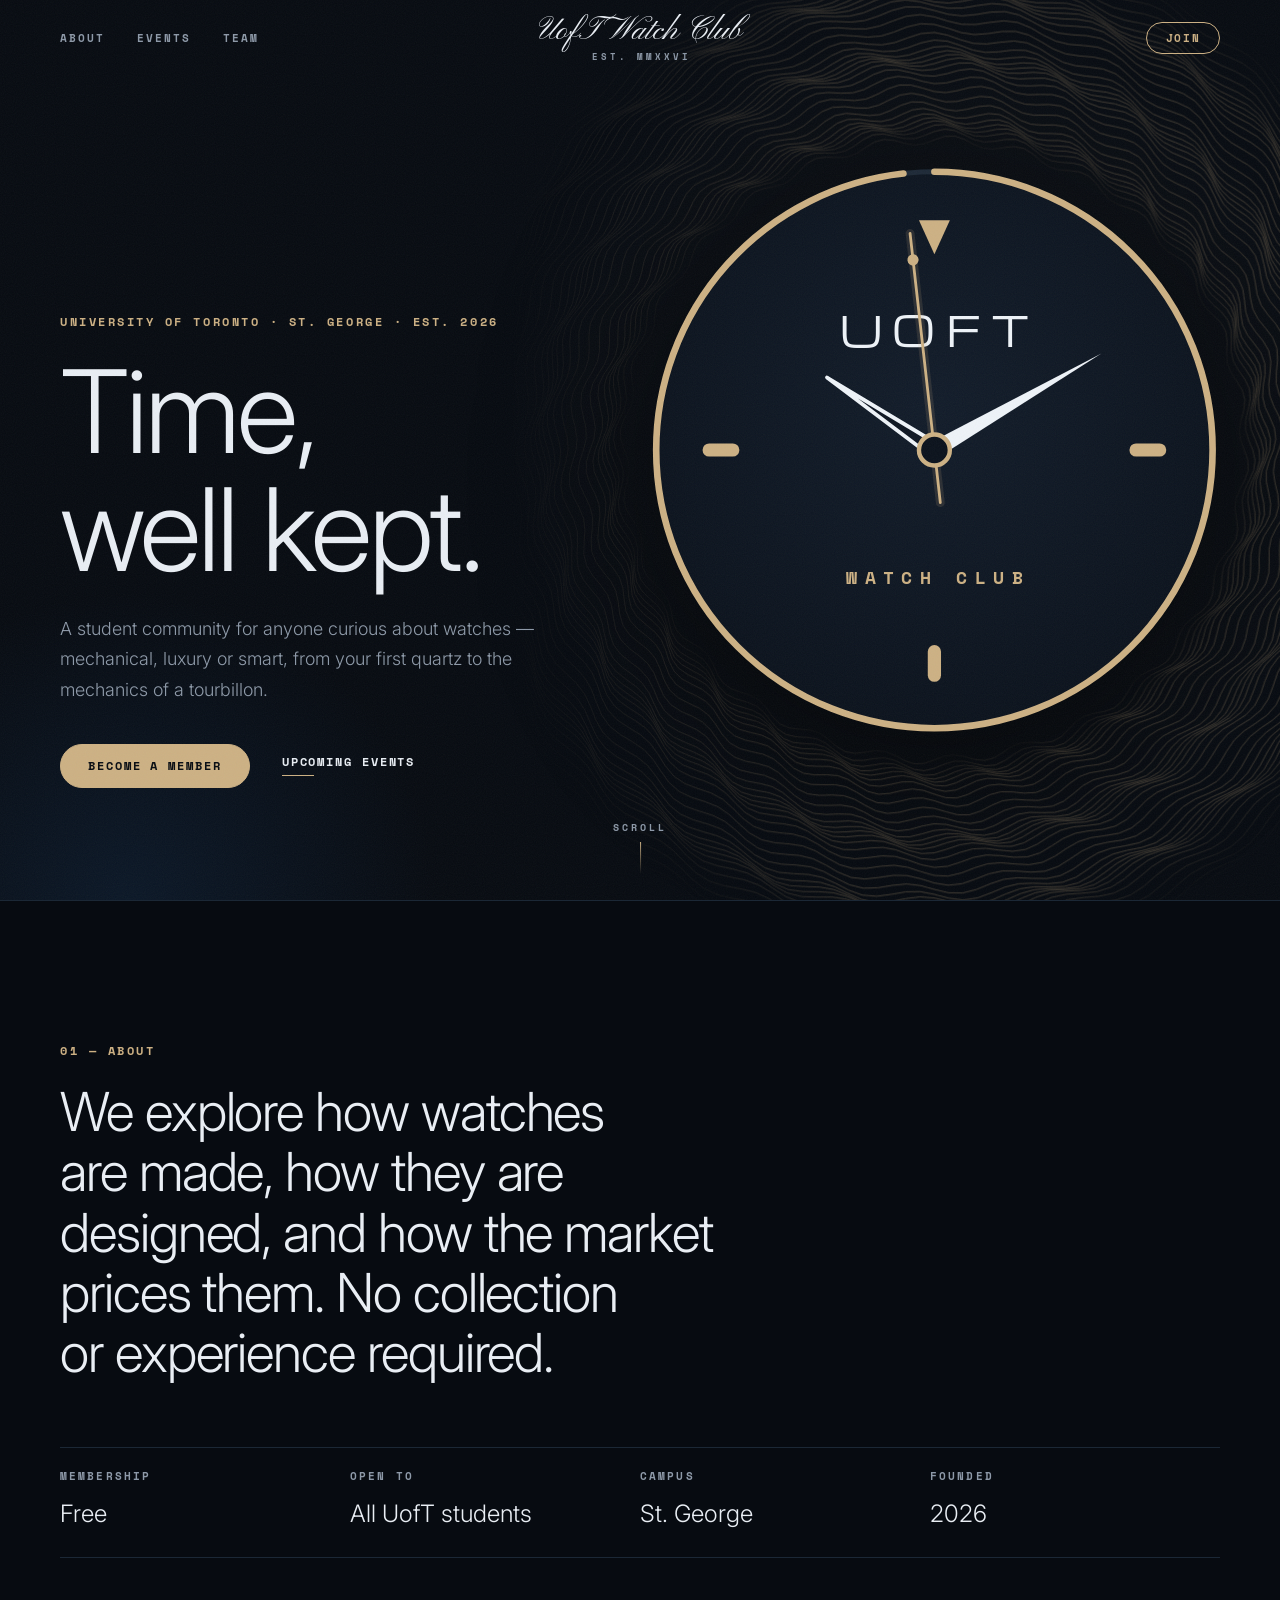
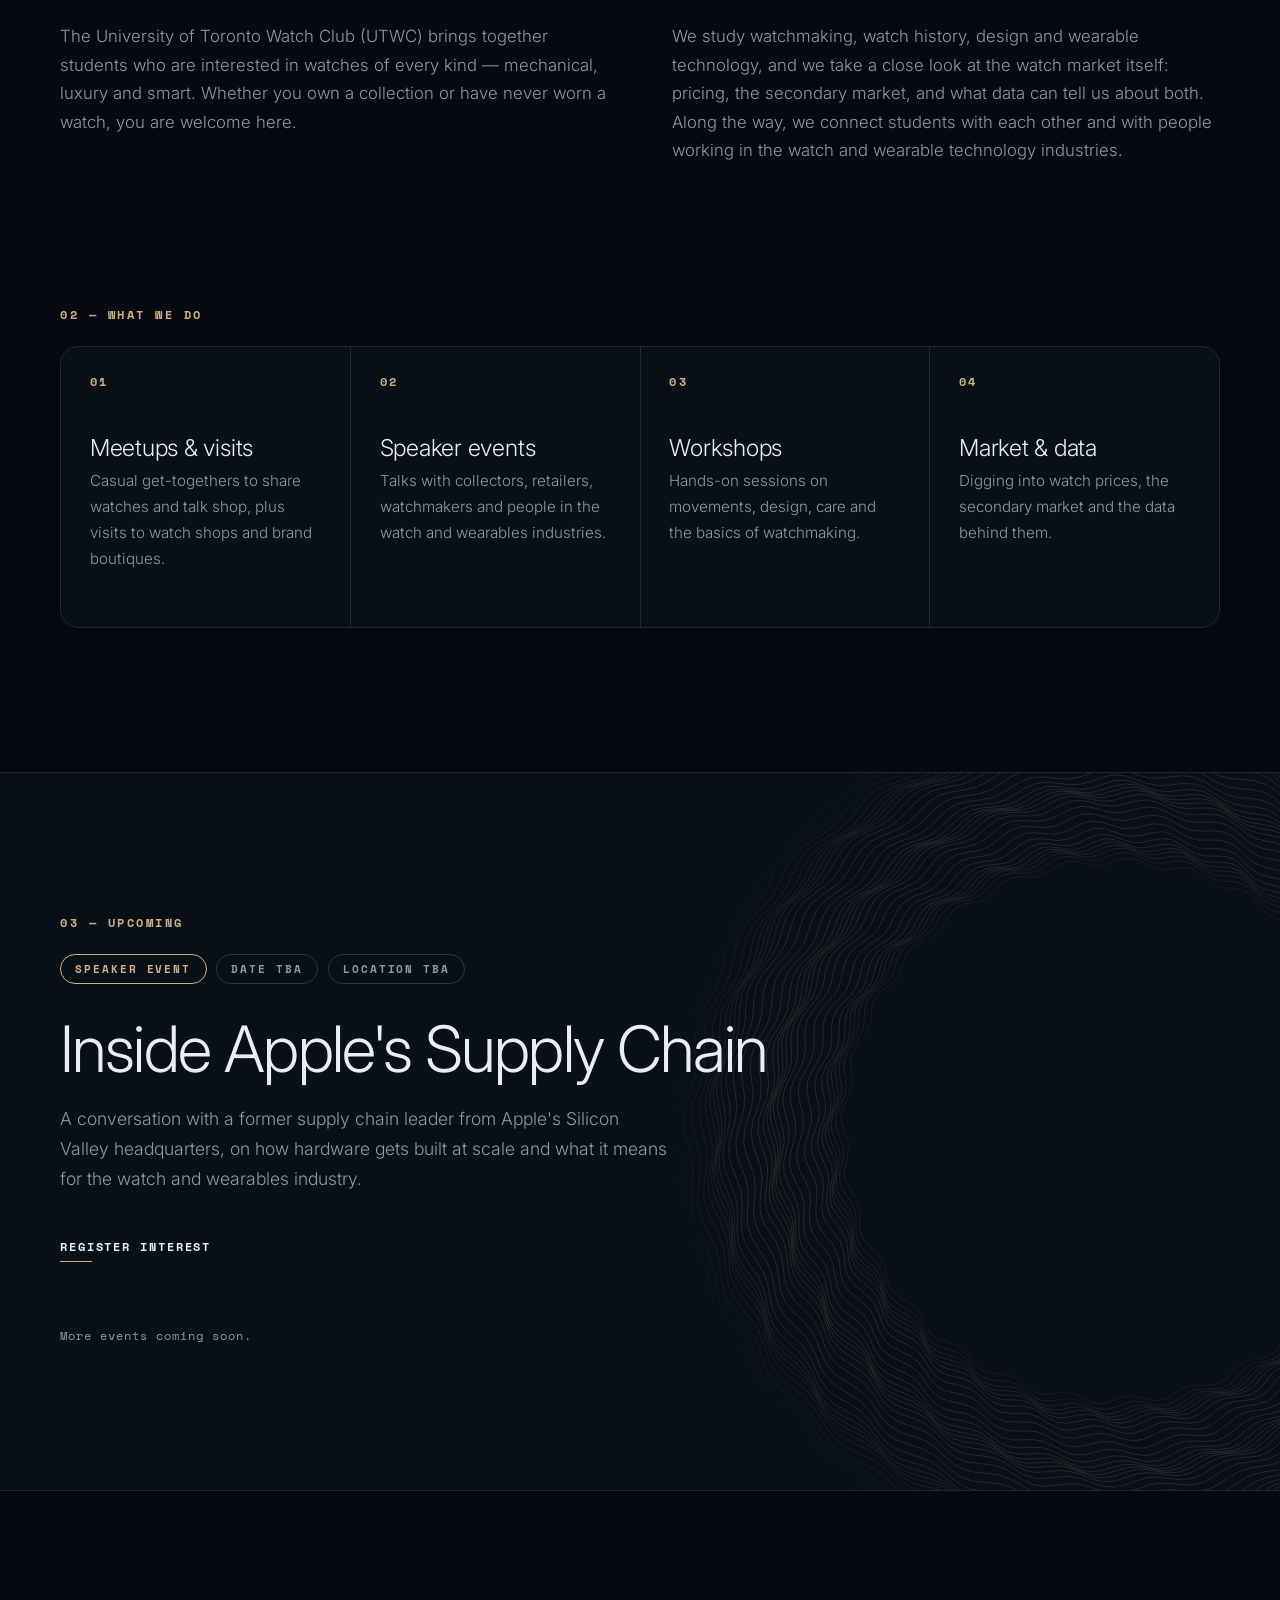
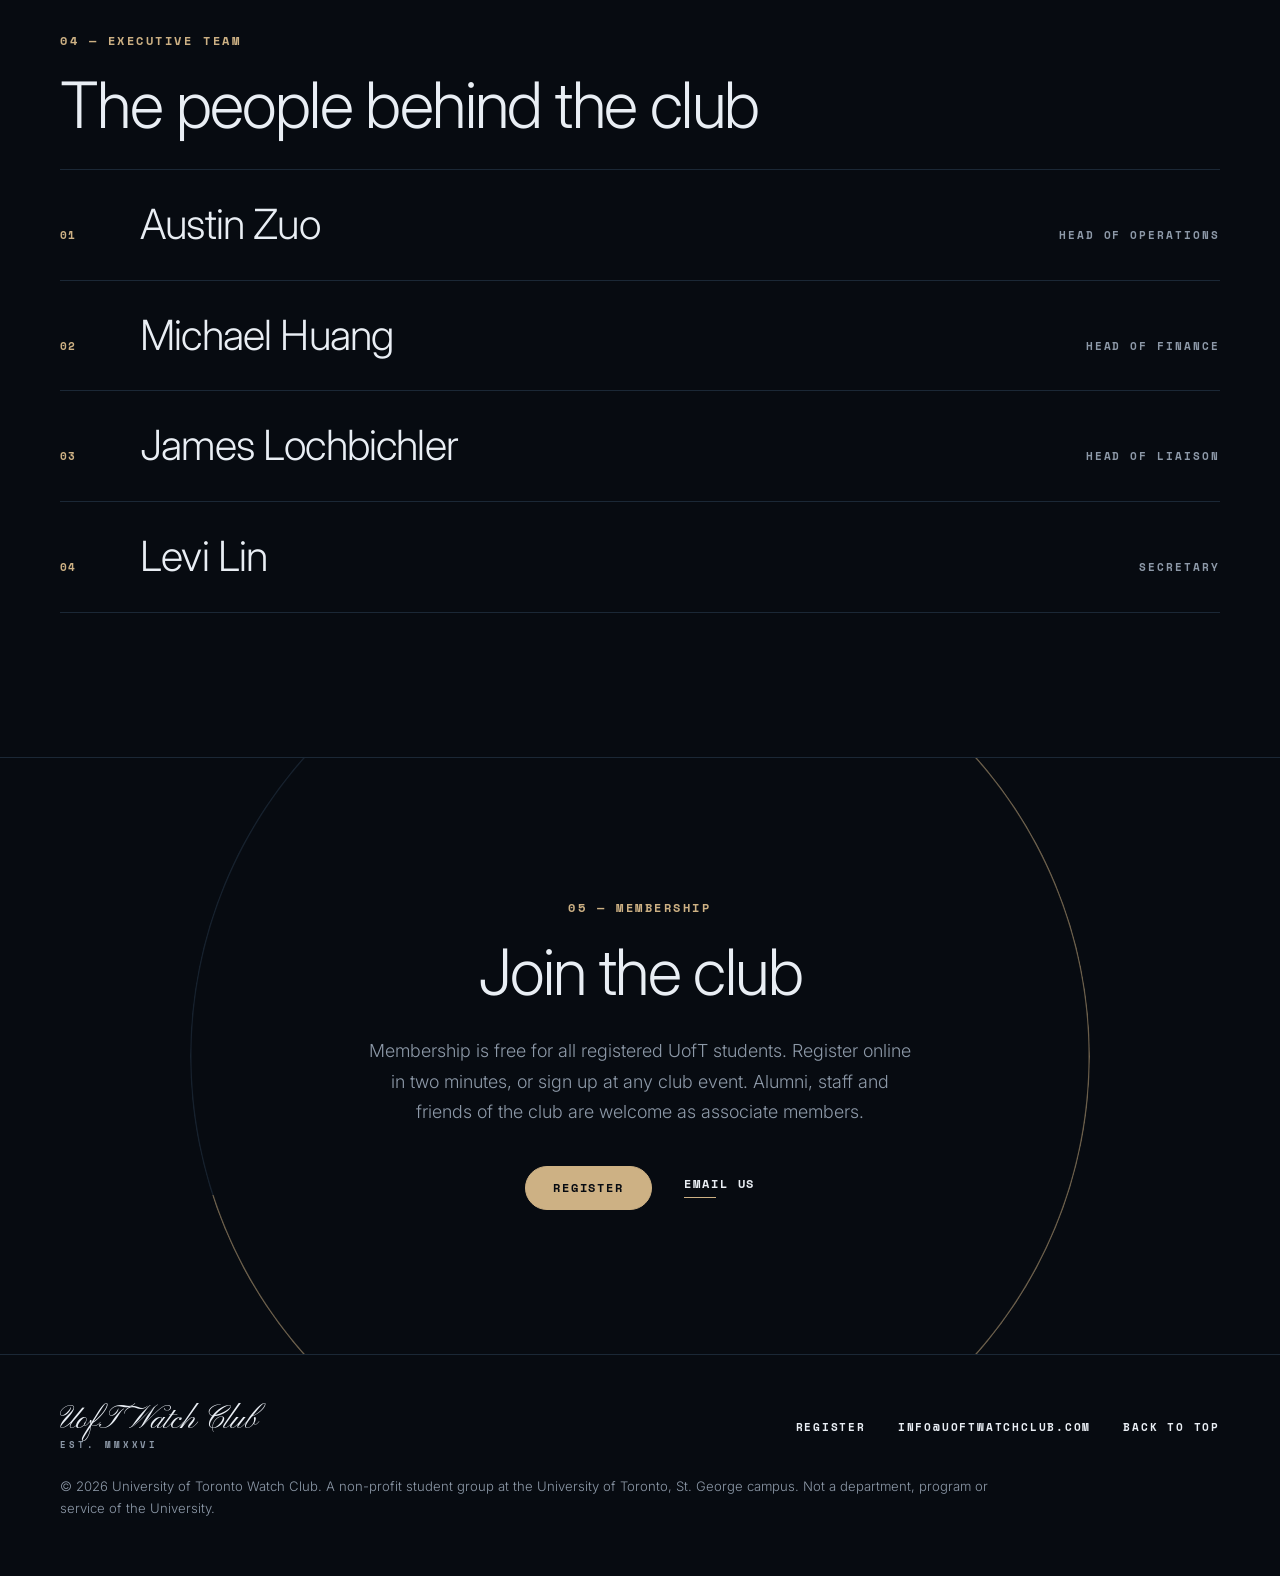
<file: index.html>
<!doctype html>
<html lang="en">
<head>
  <meta charset="utf-8">
  <meta name="viewport" content="width=device-width, initial-scale=1">
  <title>UofT Watch Club</title>
  <meta name="description" content="A student community at the University of Toronto for anyone curious about watches — mechanical, luxury or smart. Membership is free for UofT students.">
  <link rel="canonical" href="https://uoftwatchclub.com/">
  <meta name="theme-color" content="#070b11">
  <meta property="og:type" content="website">
  <meta property="og:site_name" content="UofT Watch Club">
  <meta property="og:title" content="UofT Watch Club">
  <meta property="og:description" content="A student community at the University of Toronto for anyone curious about watches. Free membership for UofT students.">
  <meta property="og:url" content="https://uoftwatchclub.com/">
  <meta property="og:image" content="https://uoftwatchclub.com/og-image.png">
  <meta property="og:image:width" content="1200">
  <meta property="og:image:height" content="630">
  <meta name="twitter:card" content="summary_large_image">
  <link rel="preconnect" href="https://fonts.googleapis.com">
  <link rel="preconnect" href="https://fonts.gstatic.com" crossorigin>
  <link href="https://fonts.googleapis.com/css2?family=Inter:wght@300;400;500;600&family=Michroma&family=Pinyon+Script&family=Space+Mono:wght@400;700&display=swap" rel="stylesheet">
  <link rel="icon" href="icon.svg" type="image/svg+xml">
  <link rel="apple-touch-icon" href="apple-touch-icon.png">
  <link rel="stylesheet" href="style.css">
</head>
<body>
  <header class="nav" id="nav">
    <div class="wrap nav-inner">
      <nav class="nav-left">
        <a href="#about">About</a>
        <a href="#events">Events</a>
        <a href="#team">Team</a>
      </nav>
      <a href="#top" class="brand"><span class="brand-script">UofT Watch Club</span><span class="brand-tag">Est. MMXXVI</span></a>
      <div class="nav-right"><a href="register.html" class="btn btn-small">Join</a></div>
    </div>
  </header>

  <main id="top">
    <section class="hero">
      <div class="hero-glow" aria-hidden="true"></div>
      <div class="hero-dial" aria-hidden="true">
        <div class="guilloche" data-guilloche></div>
        <div class="dial-wrap" data-dial data-live></div>
      </div>
      <div class="wrap hero-copy">
        <p class="label">University of Toronto · St. George · Est. 2026</p>
        <h1>Time,<br>well kept.</h1>
        <p class="lede">A student community for anyone curious about watches — mechanical, luxury or smart, from your first quartz to the mechanics of a tourbillon.</p>
        <div class="cta">
          <a href="register.html" class="btn btn-solid">Become a member</a>
          <a href="#events" class="link">Upcoming events</a>
        </div>
      </div>
      <a href="#about" class="scroll-hint" aria-label="Scroll to About">Scroll</a>
    </section>

    <section id="about" class="section">
      <div class="wrap">
        <p class="label reveal">01 — About</p>
        <p class="statement reveal">We explore how watches are made, how they are designed, and how the market prices them. No collection or experience required.</p>
        <dl class="facts reveal">
          <div><dt>Membership</dt><dd>Free</dd></div>
          <div><dt>Open to</dt><dd>All UofT students</dd></div>
          <div><dt>Campus</dt><dd>St. George</dd></div>
          <div><dt>Founded</dt><dd>2026</dd></div>
        </dl>
        <div class="prose two-col reveal">
          <p>The University of Toronto Watch Club (UTWC) brings together students who are interested in watches of every kind — mechanical, luxury and smart. Whether you own a collection or have never worn a watch, you are welcome here.</p>
          <p>We study watchmaking, watch history, design and wearable technology, and we take a close look at the watch market itself: pricing, the secondary market, and what data can tell us about both. Along the way, we connect students with each other and with people working in the watch and wearable technology industries.</p>
        </div>
      </div>
    </section>

    <section class="section section-tight">
      <div class="wrap">
        <p class="label reveal">02 — What we do</p>
        <div class="cards">
          <article class="card reveal">
            <span class="card-no">01</span>
            <h3>Meetups &amp; visits</h3>
            <p>Casual get-togethers to share watches and talk shop, plus visits to watch shops and brand boutiques.</p>
          </article>
          <article class="card reveal">
            <span class="card-no">02</span>
            <h3>Speaker events</h3>
            <p>Talks with collectors, retailers, watchmakers and people in the watch and wearables industries.</p>
          </article>
          <article class="card reveal">
            <span class="card-no">03</span>
            <h3>Workshops</h3>
            <p>Hands-on sessions on movements, design, care and the basics of watchmaking.</p>
          </article>
          <article class="card reveal">
            <span class="card-no">04</span>
            <h3>Market &amp; data</h3>
            <p>Digging into watch prices, the secondary market and the data behind them.</p>
          </article>
        </div>
      </div>
    </section>

    <section id="events" class="section event">
      <div class="event-guilloche" data-guilloche aria-hidden="true"></div>
      <div class="wrap">
        <p class="label reveal">03 — Upcoming</p>
        <article class="event-card reveal">
          <ul class="event-meta">
            <li>Speaker event</li>
            <li>Date TBA</li>
            <li>Location TBA</li>
          </ul>
          <h2>Inside Apple's Supply Chain</h2>
          <p>A conversation with a former supply chain leader from Apple's Silicon Valley headquarters, on how hardware gets built at scale and what it means for the watch and wearables industry.</p>
          <a href="register.html" class="link">Register interest</a>
        </article>
        <p class="note reveal">More events coming soon.</p>
      </div>
    </section>

    <section id="team" class="section">
      <div class="wrap">
        <p class="label reveal">04 — Executive team</p>
        <h2 class="reveal">The people behind the club</h2>
        <ul class="team">
          <li class="reveal"><span class="idx">01</span><span class="name">Austin Zuo</span><span class="role">Head of Operations</span></li>
          <li class="reveal"><span class="idx">02</span><span class="name">Michael Huang</span><span class="role">Head of Finance</span></li>
          <li class="reveal"><span class="idx">03</span><span class="name">James Lochbichler</span><span class="role">Head of Liaison</span></li>
          <li class="reveal"><span class="idx">04</span><span class="name">Levi Lin</span><span class="role">Secretary</span></li>
        </ul>
      </div>
    </section>

    <section id="join" class="section join">
      <div class="join-ring" aria-hidden="true"></div>
      <div class="wrap">
        <p class="label reveal">05 — Membership</p>
        <h2 class="reveal">Join the club</h2>
        <p class="lede reveal">Membership is free for all registered UofT students. Register online in two minutes, or sign up at any club event. Alumni, staff and friends of the club are welcome as associate members.</p>
        <div class="cta reveal">
          <a href="register.html" class="btn btn-solid">Register</a>
          <!-- TODO: add back once the handle is ready
          <a href="https://instagram.com/[HANDLE]" class="link">Instagram</a>
          -->
          <a href="mailto:info@uoftwatchclub.com" class="link">Email us</a>
        </div>
      </div>
    </section>
  </main>

  <footer class="footer">
    <div class="wrap footer-inner">
      <div class="footer-brand"><span class="brand-script">UofT Watch Club</span><span class="brand-tag">Est. MMXXVI</span></div>
      <nav class="footer-links">
        <a href="register.html">Register</a>
        <a href="mailto:info@uoftwatchclub.com">info@uoftwatchclub.com</a>
        <a href="#top">Back to top</a>
      </nav>
      <p class="footer-legal">© <span id="year"></span> University of Toronto Watch Club. A non-profit student group at the University of Toronto, St. George campus. Not a department, program or service of the University.</p>
    </div>
  </footer>

  <script src="dial.js"></script>
  <script src="guilloche.js"></script>
  <script src="site.js"></script>
</body>
</html>
</file>
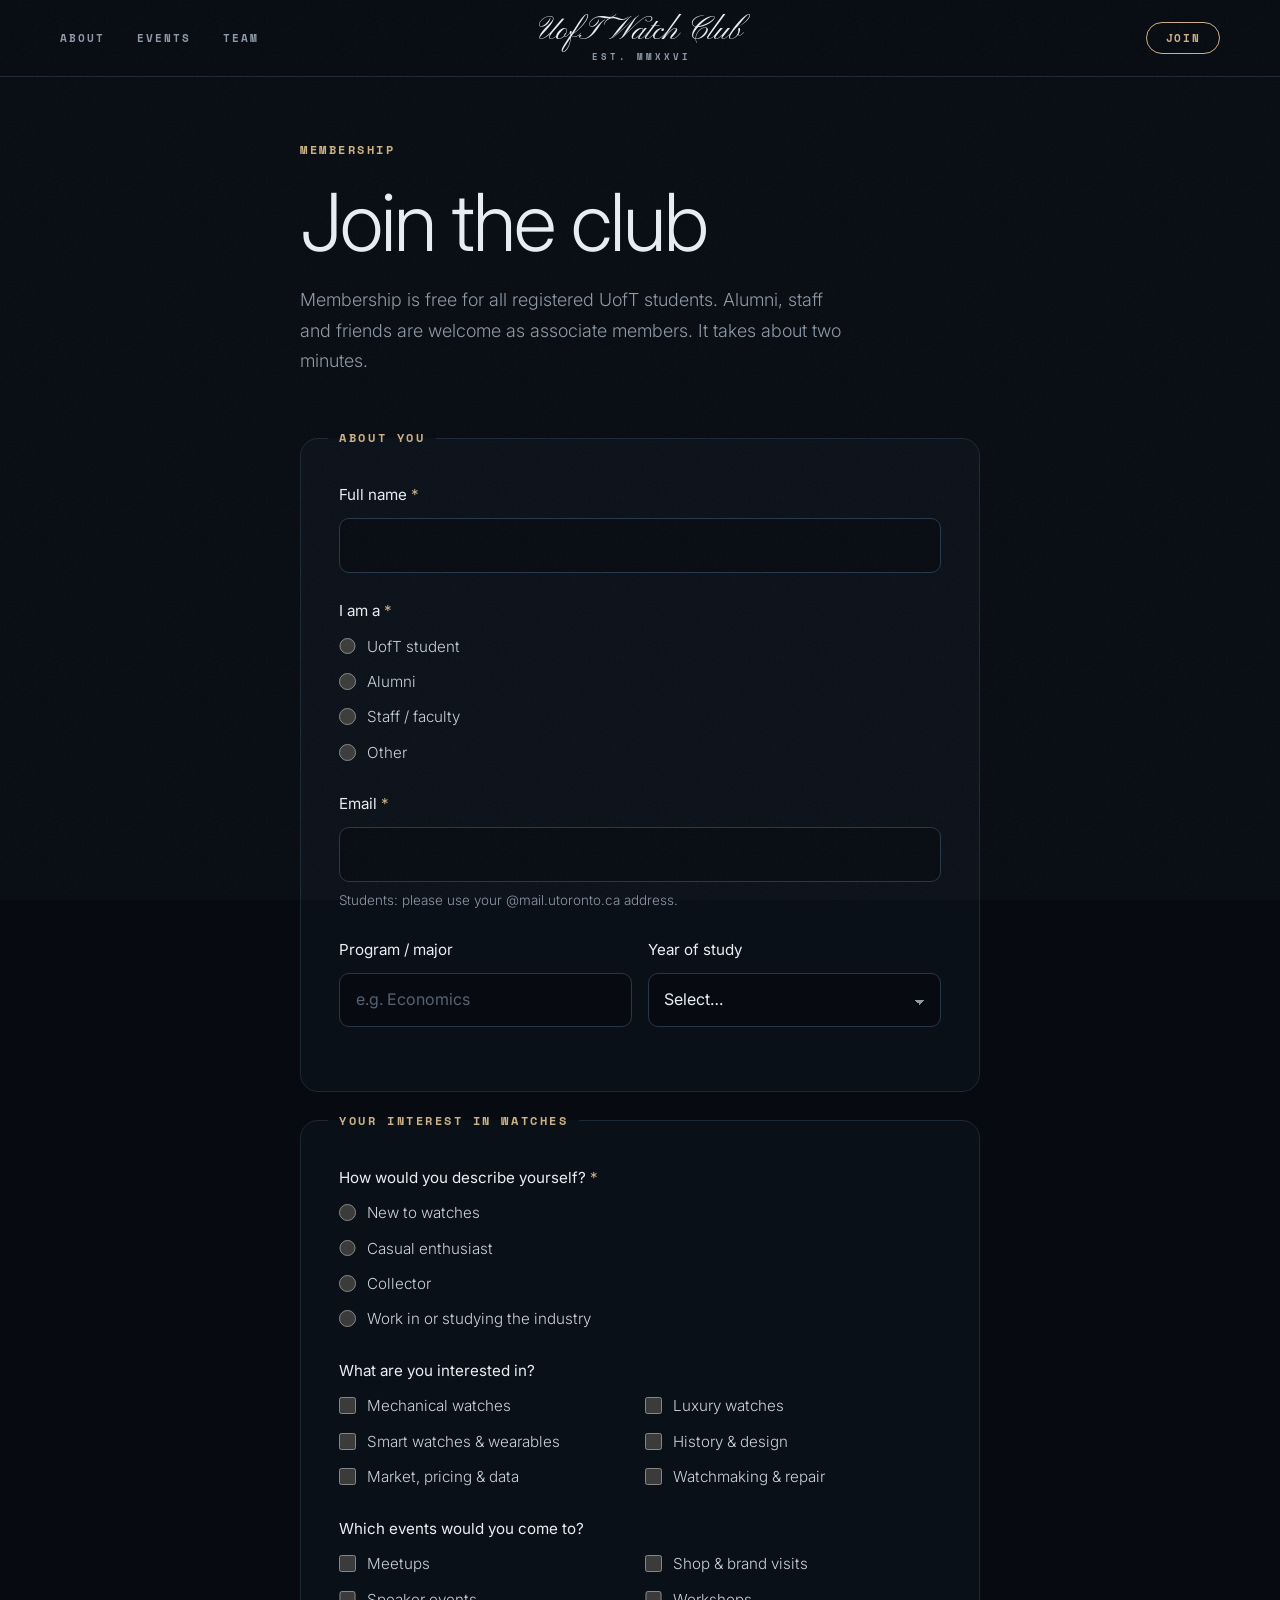
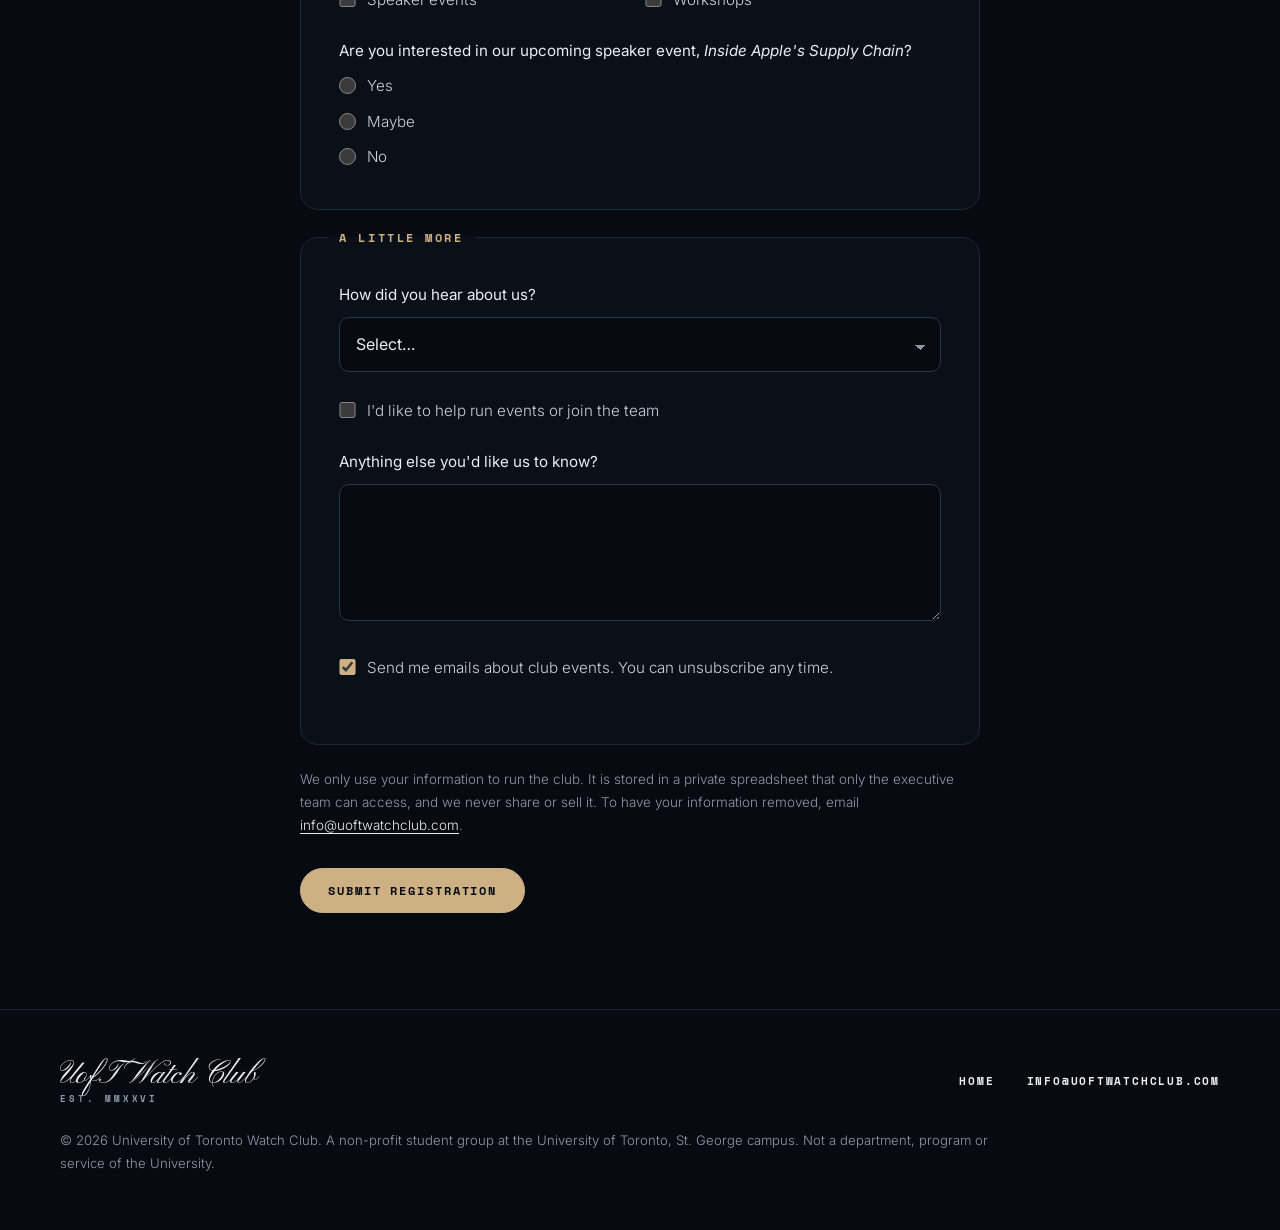
<file: register.html>
<!doctype html>
<html lang="en">
<head>
  <meta charset="utf-8">
  <meta name="viewport" content="width=device-width, initial-scale=1">
  <title>Join · UofT Watch Club</title>
  <meta name="description" content="Register for the University of Toronto Watch Club. Membership is free for all UofT students.">
  <link rel="canonical" href="https://uoftwatchclub.com/register.html">
  <meta name="theme-color" content="#070b11">
  <meta property="og:type" content="website">
  <meta property="og:site_name" content="UofT Watch Club">
  <meta property="og:title" content="Join the UofT Watch Club">
  <meta property="og:description" content="Membership is free for all UofT students. Register in two minutes.">
  <meta property="og:url" content="https://uoftwatchclub.com/register.html">
  <meta property="og:image" content="https://uoftwatchclub.com/og-image.png">
  <meta property="og:image:width" content="1200">
  <meta property="og:image:height" content="630">
  <meta name="twitter:card" content="summary_large_image">
  <link rel="apple-touch-icon" href="apple-touch-icon.png">
  <link rel="preconnect" href="https://fonts.googleapis.com">
  <link rel="preconnect" href="https://fonts.gstatic.com" crossorigin>
  <link href="https://fonts.googleapis.com/css2?family=Inter:wght@300;400;500;600&family=Michroma&family=Pinyon+Script&family=Space+Mono:wght@400;700&display=swap" rel="stylesheet">
  <link rel="icon" href="icon.svg" type="image/svg+xml">
  <link rel="stylesheet" href="style.css">
</head>
<body>
  <header class="nav scrolled" id="nav">
    <div class="wrap nav-inner">
      <nav class="nav-left">
        <a href="./#about">About</a>
        <a href="./#events">Events</a>
        <a href="./#team">Team</a>
      </nav>
      <a href="./" class="brand"><span class="brand-script">UofT Watch Club</span><span class="brand-tag">Est. MMXXVI</span></a>
      <div class="nav-right"><a href="./register.html" class="btn btn-small">Join</a></div>
    </div>
  </header>

  <main class="register">
    <div class="wrap narrow">
      <p class="label">Membership</p>
      <h1 class="page-title">Join the club</h1>
      <p class="lede">Membership is free for all registered UofT students. Alumni, staff and friends are welcome as associate members. It takes about two minutes.</p>

      <form id="reg" novalidate>
        <fieldset>
          <legend>About you</legend>
          <div class="field">
            <label for="name">Full name <span class="req">*</span></label>
            <input id="name" name="name" autocomplete="name" required maxlength="100">
          </div>
          <div class="field">
            <span class="label-q">I am a <span class="req">*</span></span>
            <div class="options">
              <label><input type="radio" name="memberType" value="UofT student" required> UofT student</label>
              <label><input type="radio" name="memberType" value="Alumni"> Alumni</label>
              <label><input type="radio" name="memberType" value="Staff / faculty"> Staff / faculty</label>
              <label><input type="radio" name="memberType" value="Other"> Other</label>
            </div>
          </div>
          <div class="field">
            <label for="email">Email <span class="req">*</span></label>
            <input id="email" name="email" type="email" autocomplete="email" required maxlength="120">
            <p class="hint" id="email-hint">Students: please use your @mail.utoronto.ca address.</p>
          </div>
          <div class="row">
            <div class="field">
              <label for="program">Program / major</label>
              <input id="program" name="program" maxlength="100" placeholder="e.g. Economics">
            </div>
            <div class="field">
              <label for="year">Year of study</label>
              <select id="year" name="year">
                <option value="">Select…</option>
                <option>1st year</option><option>2nd year</option><option>3rd year</option>
                <option>4th year</option><option>5th year +</option><option>Graduate</option>
                <option>Not applicable</option>
              </select>
            </div>
          </div>
        </fieldset>

        <fieldset>
          <legend>Your interest in watches</legend>
          <div class="field">
            <span class="label-q">How would you describe yourself? <span class="req">*</span></span>
            <div class="options">
              <label><input type="radio" name="experience" value="New to watches" required> New to watches</label>
              <label><input type="radio" name="experience" value="Casual enthusiast"> Casual enthusiast</label>
              <label><input type="radio" name="experience" value="Collector"> Collector</label>
              <label><input type="radio" name="experience" value="Work in / studying the industry"> Work in or studying the industry</label>
            </div>
          </div>
          <div class="field">
            <span class="label-q">What are you interested in?</span>
            <div class="options grid2">
              <label><input type="checkbox" name="interests" value="Mechanical watches"> Mechanical watches</label>
              <label><input type="checkbox" name="interests" value="Luxury watches"> Luxury watches</label>
              <label><input type="checkbox" name="interests" value="Smart watches & wearables"> Smart watches &amp; wearables</label>
              <label><input type="checkbox" name="interests" value="History & design"> History &amp; design</label>
              <label><input type="checkbox" name="interests" value="Market & data"> Market, pricing &amp; data</label>
              <label><input type="checkbox" name="interests" value="Watchmaking & repair"> Watchmaking &amp; repair</label>
            </div>
          </div>
          <div class="field">
            <span class="label-q">Which events would you come to?</span>
            <div class="options grid2">
              <label><input type="checkbox" name="events" value="Meetups"> Meetups</label>
              <label><input type="checkbox" name="events" value="Shop & brand visits"> Shop &amp; brand visits</label>
              <label><input type="checkbox" name="events" value="Speaker events"> Speaker events</label>
              <label><input type="checkbox" name="events" value="Workshops"> Workshops</label>
            </div>
          </div>
          <div class="field">
            <span class="label-q">Are you interested in our upcoming speaker event, <em>Inside Apple's Supply Chain</em>?</span>
            <div class="options">
              <label><input type="radio" name="appleEvent" value="Yes"> Yes</label>
              <label><input type="radio" name="appleEvent" value="Maybe"> Maybe</label>
              <label><input type="radio" name="appleEvent" value="No"> No</label>
            </div>
          </div>
        </fieldset>

        <fieldset>
          <legend>A little more</legend>
          <div class="field">
            <label for="source">How did you hear about us?</label>
            <select id="source" name="source">
              <option value="">Select…</option>
              <option>Friend</option><option>Instagram</option><option>Clubs fair</option>
              <option>Poster</option><option>Search</option><option>Other</option>
            </select>
          </div>
          <div class="field">
            <label class="check"><input type="checkbox" name="involved" value="Yes"> I'd like to help run events or join the team</label>
          </div>
          <div class="field">
            <label for="comments">Anything else you'd like us to know?</label>
            <textarea id="comments" name="comments" rows="4" maxlength="1000"></textarea>
          </div>
          <div class="field">
            <label class="check"><input type="checkbox" name="emailConsent" value="Yes" checked> Send me emails about club events. You can unsubscribe any time.</label>
          </div>
          <!-- spam trap: real people never see or fill this -->
          <div class="hp" aria-hidden="true">
            <label for="website">Website</label>
            <input id="website" name="website" tabindex="-1" autocomplete="off">
          </div>
        </fieldset>

        <p class="privacy">We only use your information to run the club. It is stored in a private spreadsheet that only the executive team can access, and we never share or sell it. To have your information removed, email <a href="mailto:info@uoftwatchclub.com">info@uoftwatchclub.com</a>.</p>

        <p class="form-error" id="form-error" role="alert" hidden></p>
        <button type="submit" class="btn btn-solid" id="submit">Submit registration</button>
      </form>

      <div class="success" id="success" hidden>
        <h2>You're in. Welcome to the club!</h2>
        <p>Thanks for registering. We'll be in touch about upcoming events.</p>
        <a href="./" class="btn">Back to home</a>
      </div>
    </div>
  </main>

  <footer class="footer">
    <div class="wrap footer-inner">
      <div class="footer-brand"><span class="brand-script">UofT Watch Club</span><span class="brand-tag">Est. MMXXVI</span></div>
      <nav class="footer-links">
        <a href="./">Home</a>
        <a href="mailto:info@uoftwatchclub.com">info@uoftwatchclub.com</a>
      </nav>
      <p class="footer-legal">© <span id="year-now"></span> University of Toronto Watch Club. A non-profit student group at the University of Toronto, St. George campus. Not a department, program or service of the University.</p>
    </div>
  </footer>

  <script>
    // Google Apps Script web app URL (ends in /exec)
    const ENDPOINT = 'https://script.google.com/macros/s/AKfycbzBs3tOTDBaKWFAf6jlulCK9itxFRuogtOaNLoiKCNZiRUgl4sqeqsJ3l_2oxtL5kds/exec';

    document.getElementById('year-now').textContent = new Date().getFullYear();

    const form = document.getElementById('reg');
    const errorBox = document.getElementById('form-error');
    const submitBtn = document.getElementById('submit');

    function showError(msg, el) {
      errorBox.textContent = msg;
      errorBox.hidden = false;
      if (el) el.focus();
    }

    function validate() {
      const nameEl = form.elements['name'];
      const emailEl = form.elements['email'];
      const email = emailEl.value.trim();
      const type = form.querySelector('input[name="memberType"]:checked');
      const exp = form.querySelector('input[name="experience"]:checked');
      if (!nameEl.value.trim()) return showError('Please enter your name.', nameEl), false;
      if (!type) return showError('Please tell us whether you are a student, alumni, staff or other.', form.querySelector('input[name="memberType"]')), false;
      if (!/^[^\s@]+@[^\s@]+\.[^\s@]+$/.test(email)) return showError('Please enter a valid email address.', emailEl), false;
      if (type.value === 'UofT student' && !/@(mail\.)?utoronto\.ca$/i.test(email))
        return showError('Students: please use your @mail.utoronto.ca email so we can confirm membership.', emailEl), false;
      if (!exp) return showError('Please choose how you would describe yourself.', form.querySelector('input[name="experience"]')), false;
      return true;
    }

    form.addEventListener('submit', async (e) => {
      e.preventDefault();
      errorBox.hidden = true;
      if (!validate()) return;

      const data = new URLSearchParams();
      for (const [k, v] of new FormData(form)) data.append(k, typeof v === 'string' ? v.trim() : v);

      submitBtn.disabled = true;
      submitBtn.textContent = 'Submitting…';
      try {
        const res = await fetch(ENDPOINT, { method: 'POST', body: data });
        const result = await res.json().catch(() => null);
        if (!res.ok || !result || result.ok !== true) throw new Error('Registration not saved');
        form.hidden = true;
        document.getElementById('success').hidden = false;
        window.scrollTo({ top: 0, behavior: 'smooth' });
      } catch (err) {
        showError('Sorry, something went wrong and your registration was not saved. Please try again, or email info@uoftwatchclub.com.');
        submitBtn.disabled = false;
        submitBtn.textContent = 'Submit registration';
      }
    });
  </script>
</body>
</html>
</file>
<file: style.css>
:root {
  --bg: #070b11;
  --bg-2: #0a1018;
  --panel: #0d1520;
  --line: #1b2836;
  --line-2: #26374a;
  --text: #e9eef4;
  --muted: #8d99a8;
  --accent: #cdb184;
  --mono: "Space Mono", ui-monospace, monospace;
  --wide: Michroma, Eurostile, "Arial Black", sans-serif;
  color-scheme: dark;
}

* { box-sizing: border-box; margin: 0; padding: 0; }
html { scroll-behavior: smooth; }
@media (prefers-reduced-motion: reduce) { html { scroll-behavior: auto; } }
body {
  background: var(--bg);
  color: var(--text);
  font: 400 16px/1.7 Inter, system-ui, sans-serif;
  -webkit-font-smoothing: antialiased;
  overflow-x: hidden;
}
/* fine film grain over everything */
body::before {
  content: ""; position: fixed; inset: 0; z-index: 100; pointer-events: none; opacity: .05;
  background-image: url("data:image/svg+xml,%3Csvg xmlns='http://www.w3.org/2000/svg' width='160' height='160'%3E%3Cfilter id='n'%3E%3CfeTurbulence type='fractalNoise' baseFrequency='.9' numOctaves='2' stitchTiles='stitch'/%3E%3C/filter%3E%3Crect width='100%25' height='100%25' filter='url(%23n)'/%3E%3C/svg%3E");
}
a { color: inherit; text-decoration: none; }
a:focus-visible, button:focus-visible { outline: 2px solid var(--accent); outline-offset: 3px; border-radius: 4px; }
::selection { background: var(--accent); color: var(--bg); }

h1, h2, h3 { font-weight: 300; letter-spacing: -.025em; line-height: 1.02; text-wrap: balance; }
h1 { font-size: clamp(3.2rem, 9vw, 7.5rem); }
h2 { font-size: clamp(2.2rem, 5vw, 4rem); margin-bottom: 2rem; }
h3 { font-size: 1.45rem; letter-spacing: -.01em; margin-bottom: .5rem; }
section[id] { scroll-margin-top: 76px; }

.wrap { max-width: 1240px; margin: 0 auto; padding: 0 20px; }
@media (min-width: 720px) { .wrap { padding: 0 40px; } }

.label {
  font: 700 .72rem/1 var(--mono); letter-spacing: .22em; text-transform: uppercase;
  color: var(--accent); margin-bottom: 1.6rem;
}
.lede { font-size: 1.12rem; color: var(--muted); max-width: 34rem; font-weight: 300; }

/* Buttons and links */
.btn {
  display: inline-flex; align-items: center; justify-content: center;
  padding: .95rem 1.7rem; border-radius: 999px; border: 1px solid var(--accent);
  font: 700 .74rem/1 var(--mono); letter-spacing: .16em; text-transform: uppercase;
  color: var(--accent); background: transparent;
  transition: background .2s, color .2s;
}
.btn:hover { background: var(--accent); color: var(--bg); }
.btn-solid { background: var(--accent); color: var(--bg); }
.btn-solid:hover { background: #8fe3ff; }
.btn-small { padding: .6rem 1.15rem; font-size: .68rem; }
.link {
  position: relative; display: inline-block; padding-bottom: .55rem;
  font: 700 .74rem/1 var(--mono); letter-spacing: .16em; text-transform: uppercase; color: var(--text);
}
.link::after {
  content: ""; position: absolute; left: 0; bottom: 0; height: 1px; width: 32px;
  background: var(--accent); transition: width .35s cubic-bezier(.2, .7, .2, 1);
}
.link:hover::after { width: 100%; }
.cta { display: flex; flex-wrap: wrap; align-items: center; gap: 1.2rem 2rem; margin-top: 2.4rem; }

/* Nav */
.nav {
  position: fixed; top: 0; left: 0; right: 0; z-index: 50;
  border-bottom: 1px solid transparent; transition: background .3s, border-color .3s;
}
.nav.scrolled { background: rgba(7, 11, 17, .78); backdrop-filter: blur(14px); border-color: var(--line); }
.nav-inner { display: grid; grid-template-columns: 1fr auto 1fr; align-items: center; height: 76px; }
.brand { display: flex; flex-direction: column; align-items: center; }
.brand-script { font-family: "Pinyon Script", cursive; font-size: 2.05rem; line-height: 1.1; color: var(--text); white-space: nowrap; }
.brand-tag { font: 700 .54rem/1 var(--mono); letter-spacing: .34em; text-transform: uppercase; color: var(--muted); margin-top: .15rem; padding-left: .34em; }
.nav-left { display: flex; align-items: center; gap: 2rem; }
.nav-left a {
  font: 700 .7rem/1 var(--mono); letter-spacing: .18em; text-transform: uppercase; color: var(--muted);
  transition: color .2s;
}
.nav-left a:hover { color: var(--text); }
.nav-right { justify-self: end; }
@media (max-width: 720px) {
  .nav-left a { display: none; }
  .brand-script { font-size: 1.45rem; }
}

/* Hero */
.hero {
  position: relative; min-height: 100svh; overflow: hidden;
  display: flex; flex-direction: column; justify-content: flex-end;
  padding: 96px 0 4rem;
}
.hero-glow {
  position: absolute; inset: 0; pointer-events: none;
  background:
    radial-gradient(60vmax 60vmax at 74% 46%, rgba(255, 255, 255, .035), transparent 60%),
    radial-gradient(40vmax 40vmax at 10% 100%, rgba(30, 80, 140, .18), transparent 60%);
}
.hero-dial { width: min(72vw, 340px); margin: 1rem auto 3rem; position: relative; }
.dial-wrap { position: relative; filter: drop-shadow(0 30px 80px rgba(0, 0, 0, .6)); }
.dial-wrap svg { display: block; width: 100%; height: auto; }

/* Guilloché: engraved rose-engine lines, slowly turning */
.guilloche, .event-guilloche { color: var(--accent); pointer-events: none; }
.guilloche canvas, .event-guilloche canvas { display: block; width: 100%; height: 100%; }
.guilloche {
  position: absolute; left: 50%; top: 50%; width: 175%; aspect-ratio: 1; transform: translate(-50%, -50%);
  opacity: .3;
  /* ring-shaped band, faded out on the left so it stays clear of the headline */
  -webkit-mask: radial-gradient(closest-side, transparent 58%, #000 64%, #000 88%, transparent 100%),
                linear-gradient(to right, transparent 8%, #000 42%);
  -webkit-mask-composite: source-in;
          mask: radial-gradient(closest-side, transparent 58%, #000 64%, #000 88%, transparent 100%),
                linear-gradient(to right, transparent 8%, #000 42%);
          mask-composite: intersect;
}

.hero-copy { position: relative; width: 100%; }
.hero .lede { margin-top: 1.6rem; }
@media (min-width: 960px) {
  .hero { padding-bottom: 7rem; }
  .hero-dial {
    position: absolute; right: max(4vw, calc((100vw - 1240px) / 2 + 20px)); top: 50%;
    transform: translateY(-50%); width: min(76vh, 46vw, 640px); margin: 0;
  }
}
.scroll-hint {
  position: absolute; left: 50%; bottom: 1.6rem; transform: translateX(-50%);
  font: 700 .62rem/1 var(--mono); letter-spacing: .3em; text-transform: uppercase; color: var(--muted);
  padding-bottom: 2.6rem;
}
.scroll-hint::after {
  content: ""; position: absolute; left: 50%; bottom: 0; width: 1px; height: 2rem;
  background: linear-gradient(var(--accent), transparent); animation: drip 2.2s ease-in-out infinite;
}
@keyframes drip { 0% { transform: scaleY(0); transform-origin: top; } 50% { transform: scaleY(1); transform-origin: top; } 51% { transform-origin: bottom; } 100% { transform: scaleY(0); transform-origin: bottom; } }
@media (max-width: 959px) { .scroll-hint { display: none; } }

/* Sections */
.section { position: relative; padding: 6rem 0; border-top: 1px solid var(--line); }
@media (min-width: 720px) { .section { padding: 9rem 0; } }
.section-tight { padding-top: 0; border-top: 0; }
@media (min-width: 720px) { .section-tight { padding-top: 0; } }

.statement {
  font-size: clamp(1.8rem, 4.2vw, 3.4rem); font-weight: 300; line-height: 1.12; letter-spacing: -.02em;
  max-width: 22ch; text-wrap: balance;
}
.facts {
  display: grid; grid-template-columns: repeat(2, 1fr); gap: 0; margin: 4rem 0;
  border-top: 1px solid var(--line);
}
@media (min-width: 820px) { .facts { grid-template-columns: repeat(4, 1fr); } }
.facts div { padding: 1.4rem 1rem 1.4rem 0; border-bottom: 1px solid var(--line); }
.facts dt { font: 700 .66rem/1 var(--mono); letter-spacing: .2em; text-transform: uppercase; color: var(--muted); margin-bottom: .8rem; }
.facts dd { font-size: 1.5rem; font-weight: 300; }
.two-col { display: grid; gap: 1.5rem 4rem; }
@media (min-width: 820px) { .two-col { grid-template-columns: 1fr 1fr; } }
.prose { color: var(--muted); font-weight: 300; font-size: 1.05rem; }

.cards { display: grid; gap: 1px; background: var(--line); border: 1px solid var(--line); border-radius: 18px; overflow: hidden; }
@media (min-width: 640px) { .cards { grid-template-columns: repeat(2, 1fr); } }
@media (min-width: 1040px) { .cards { grid-template-columns: repeat(4, 1fr); } }
.card {
  position: relative; background: var(--bg-2); padding: 5.6rem 1.8rem 2.4rem; min-height: 280px;
  transition: background .3s;
}
.card::before {
  content: ""; position: absolute; inset: 0; opacity: 0; transition: opacity .4s;
  border-top: 1px solid var(--accent);
}
.card:hover { background: var(--panel); }
.card:hover::before { opacity: 1; }
.card-no { position: absolute; top: 1.8rem; left: 1.8rem; font: 700 .72rem/1 var(--mono); letter-spacing: .2em; color: var(--accent); }
.card h3, .card p { position: relative; }
.card p { color: var(--muted); font-size: .95rem; font-weight: 300; }

/* Event */
.event { background: var(--bg-2); overflow: hidden; }
.event-guilloche {
  position: absolute; right: -22vmax; top: 50%; width: 70vmax; aspect-ratio: 1; transform: translateY(-50%);
  opacity: .18;
  -webkit-mask: radial-gradient(closest-side, transparent 55%, #000 65%, #000 85%, transparent 100%);
          mask: radial-gradient(closest-side, transparent 55%, #000 65%, #000 85%, transparent 100%);
}
.event-card { position: relative; max-width: 46rem; }
.event-meta { list-style: none; display: flex; flex-wrap: wrap; gap: .6rem; margin-bottom: 2rem; }
.event-meta li {
  font: 700 .66rem/1 var(--mono); letter-spacing: .18em; text-transform: uppercase;
  border: 1px solid var(--line-2); border-radius: 999px; padding: .55rem .9rem; color: var(--muted);
}
.event-meta li:first-child { border-color: var(--accent); color: var(--accent); }
.event-card h2 { margin-bottom: 1.4rem; }
.event-card p { color: var(--muted); font-weight: 300; font-size: 1.1rem; margin-bottom: 2.4rem; max-width: 38rem; }
.note { position: relative; margin-top: 4rem; font: .78rem/1.6 var(--mono); letter-spacing: .08em; color: var(--muted); }

/* Team */
.team { list-style: none; border-top: 1px solid var(--line); }
.team li {
  display: grid; grid-template-columns: 2.5rem 1fr; gap: .2rem 1rem; align-items: baseline;
  padding: 1.6rem 0; border-bottom: 1px solid var(--line); transition: padding .3s;
}
.team li:hover { padding-left: .6rem; }
.team .idx { font: 700 .7rem/1 var(--mono); color: var(--accent); letter-spacing: .1em; grid-row: span 2; }
.team .name { font-size: clamp(1.6rem, 3.4vw, 2.6rem); font-weight: 300; letter-spacing: -.02em; line-height: 1.1; }
.team .role { font: 700 .68rem/1.4 var(--mono); letter-spacing: .18em; text-transform: uppercase; color: var(--muted); }
@media (min-width: 820px) {
  .team li { grid-template-columns: 4rem 1fr auto; padding: 2rem 0; }
  .team .idx { grid-row: auto; }
}

/* Join */
.join { overflow: hidden; text-align: center; }
.join .wrap { position: relative; }
.join .label { text-align: center; }
.join .lede { margin: 0 auto; }
.join .cta { justify-content: center; }
.join-ring {
  position: absolute; left: 50%; top: 50%; width: min(120vw, 900px); aspect-ratio: 1; transform: translate(-50%, -50%);
  border-radius: 50%; pointer-events: none; opacity: .5;
  background: conic-gradient(var(--accent) 0 70%, var(--line-2) 70% 100%);
  -webkit-mask: radial-gradient(farthest-side, transparent calc(100% - 2px), #000 calc(100% - 1px));
          mask: radial-gradient(farthest-side, transparent calc(100% - 2px), #000 calc(100% - 1px));
}

/* Footer */
.footer { border-top: 1px solid var(--line); padding: 3rem 0 3.5rem; color: var(--muted); font-size: .82rem; }
.footer-inner { display: grid; gap: 1.6rem; }
.footer-brand { display: flex; flex-direction: column; align-items: flex-start; }
.footer-brand .brand-script { font-size: 2rem; }
.footer-brand .brand-tag { padding-left: 0; }
.footer-links { display: flex; flex-wrap: wrap; gap: .6rem 2rem; }
.footer-links a { font: 700 .7rem/1 var(--mono); letter-spacing: .16em; text-transform: uppercase; color: var(--text); }
.footer-links a:hover { color: var(--accent); }
.footer-legal { max-width: 60rem; font-weight: 300; }
@media (min-width: 900px) {
  .footer-inner { grid-template-columns: auto 1fr; align-items: center; }
  .footer-links { justify-content: flex-end; }
  .footer-legal { grid-column: 1 / -1; }
}

/* Reveal on scroll */
.reveal { opacity: 0; transform: translateY(24px); transition: opacity .9s ease, transform .9s cubic-bezier(.2, .7, .2, 1); }
.reveal.in { opacity: 1; transform: none; }
@media (prefers-reduced-motion: reduce) { .reveal { opacity: 1; transform: none; transition: none; } }

/* 404 */
.notfound { min-height: 100svh; display: grid; place-items: center; text-align: center; padding: 8rem 0 4rem; }
.notfound .mini-dial { width: 160px; margin: 0 auto 2.5rem; }
.notfound .lede { margin: 1.5rem auto 2.5rem; }
.notfound .label { text-align: center; }

/* Register page */
.register { padding: 9rem 0 6rem; }
.narrow { max-width: 760px; }
.page-title { font-size: clamp(3rem, 7vw, 5rem); margin-bottom: 1.4rem; }
.register .lede { margin-bottom: 3.5rem; }
fieldset {
  border: 1px solid var(--line); border-radius: 18px; background: var(--bg-2);
  padding: 1.6rem; margin-bottom: 1.4rem;
}
@media (min-width: 720px) { fieldset { padding: 2.4rem; } }
legend {
  font: 700 .72rem/1 var(--mono); letter-spacing: .22em; text-transform: uppercase; color: var(--accent);
  padding: 0 .7rem; margin-left: -.7rem;
}
.field { margin-bottom: 1.6rem; }
.field:last-child { margin-bottom: 0; }
.field > label, .label-q { display: block; font-weight: 400; font-size: .95rem; margin-bottom: .6rem; color: var(--text); }
.req { color: var(--accent); }
input:not([type=radio]):not([type=checkbox]), select, textarea {
  width: 100%; font: inherit; font-size: 1rem; color: var(--text);
  background: var(--bg); border: 1px solid var(--line-2); border-radius: 10px; padding: .8rem .95rem;
  transition: border-color .2s;
}
input::placeholder, textarea::placeholder { color: #566373; }
select { appearance: none; background-image: linear-gradient(45deg, transparent 50%, var(--muted) 50%), linear-gradient(135deg, var(--muted) 50%, transparent 50%);
  background-position: calc(100% - 20px) 55%, calc(100% - 15px) 55%; background-size: 5px 5px; background-repeat: no-repeat; }
input:focus, select:focus, textarea:focus { outline: none; border-color: var(--accent); }
textarea { resize: vertical; }
.row { display: grid; gap: 0 1rem; }
@media (min-width: 600px) { .row { grid-template-columns: 1fr 1fr; } }
.options { display: grid; gap: .6rem; }
.options.grid2 { grid-template-columns: 1fr; }
@media (min-width: 600px) { .options.grid2 { grid-template-columns: 1fr 1fr; } }
.options label, label.check {
  display: flex; align-items: flex-start; gap: .7rem; font-weight: 300; font-size: .95rem; cursor: pointer; color: #c9d2dc;
}
input[type=radio], input[type=checkbox] { accent-color: var(--accent); width: 1.05rem; height: 1.05rem; margin-top: .25rem; flex-shrink: 0; }
.hint { font-size: .84rem; color: var(--muted); margin-top: .45rem; font-weight: 300; }
.hp { position: absolute; left: -9999px; width: 1px; height: 1px; overflow: hidden; }
.privacy { font-size: .84rem; color: var(--muted); margin: 1rem 0 2rem; font-weight: 300; }
.privacy a { color: var(--text); text-decoration: underline; text-underline-offset: 3px; }
.form-error {
  background: rgba(255, 92, 92, .08); color: #ff9c9c; border: 1px solid rgba(255, 92, 92, .35); border-radius: 10px;
  padding: .9rem 1rem; margin-bottom: 1.2rem; font-size: .95rem;
}
#submit { cursor: pointer; }
#submit:disabled { opacity: .55; cursor: wait; }
.success {
  text-align: center; background: var(--bg-2); border: 1px solid var(--line);
  border-radius: 18px; padding: 4rem 1.5rem;
}
.success h2 { margin-bottom: 1rem; }
.success p { color: var(--muted); margin-bottom: 2rem; font-weight: 300; }
</file>
